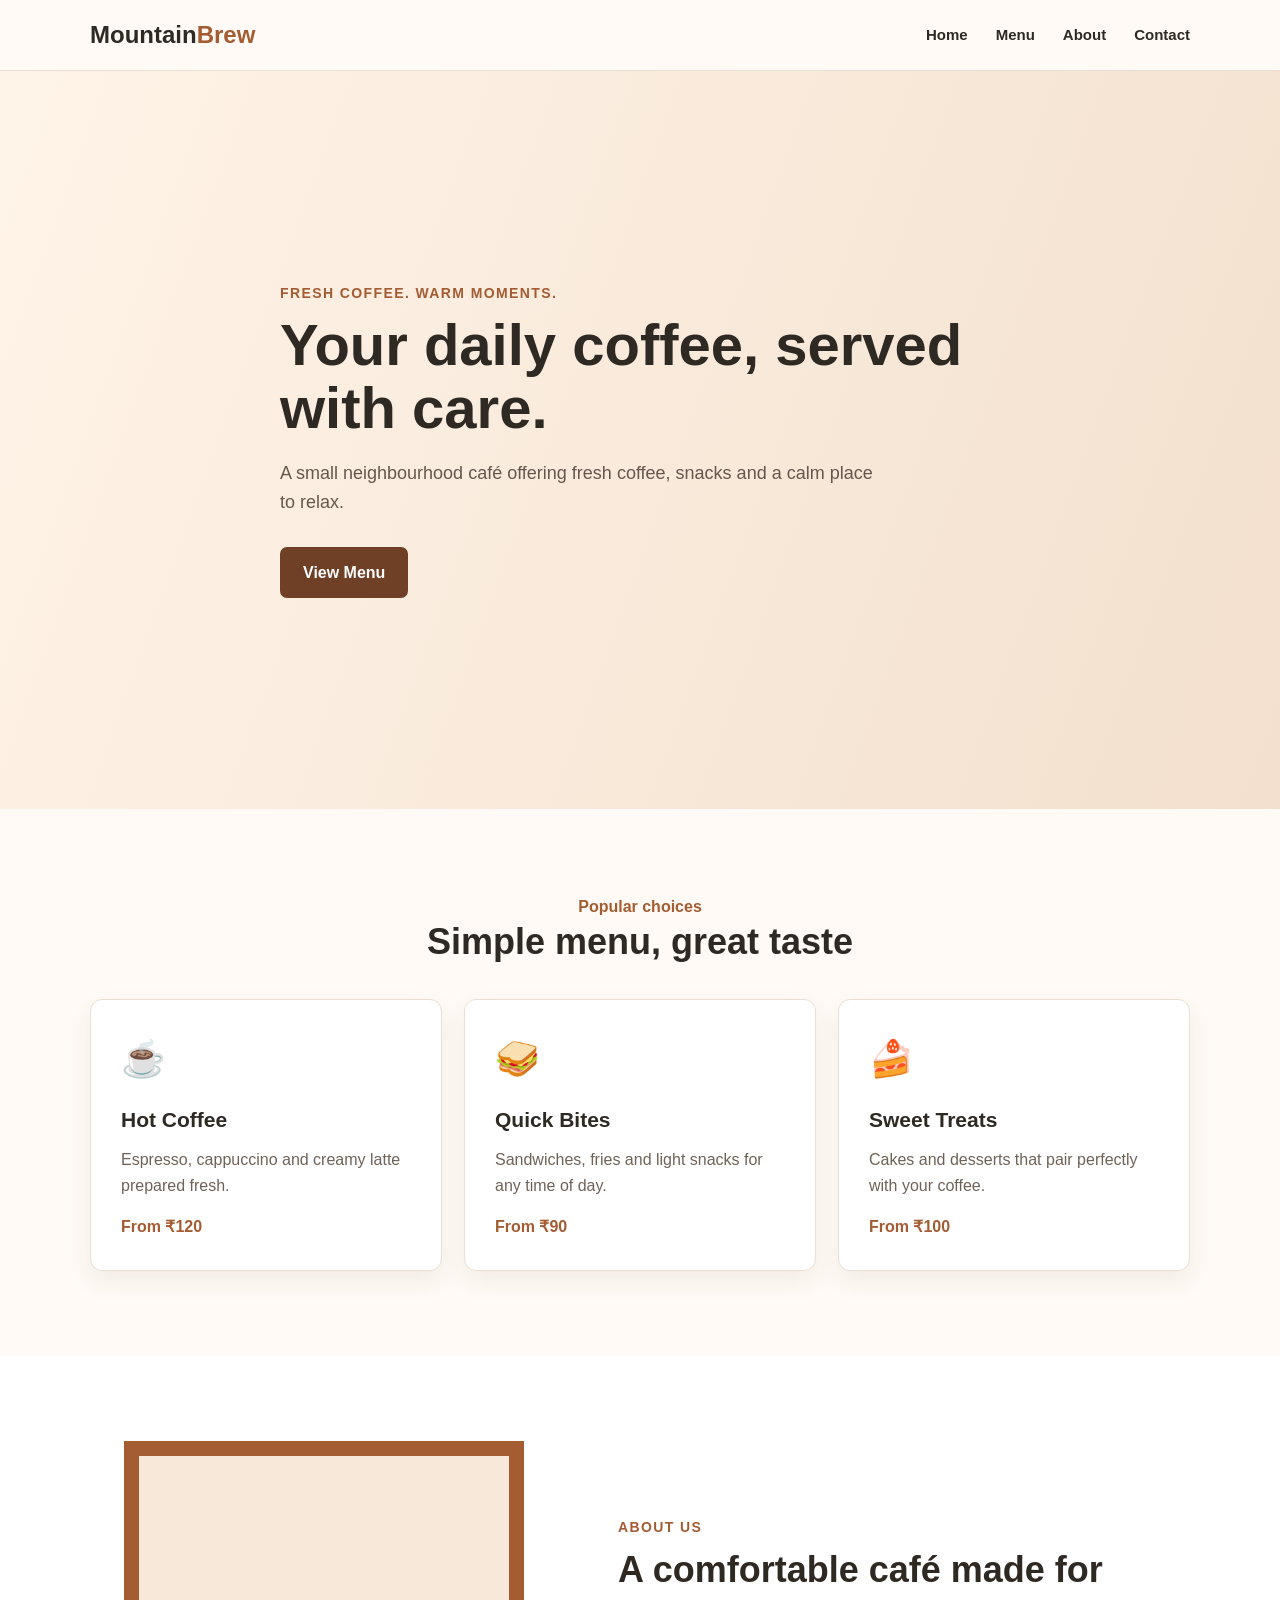
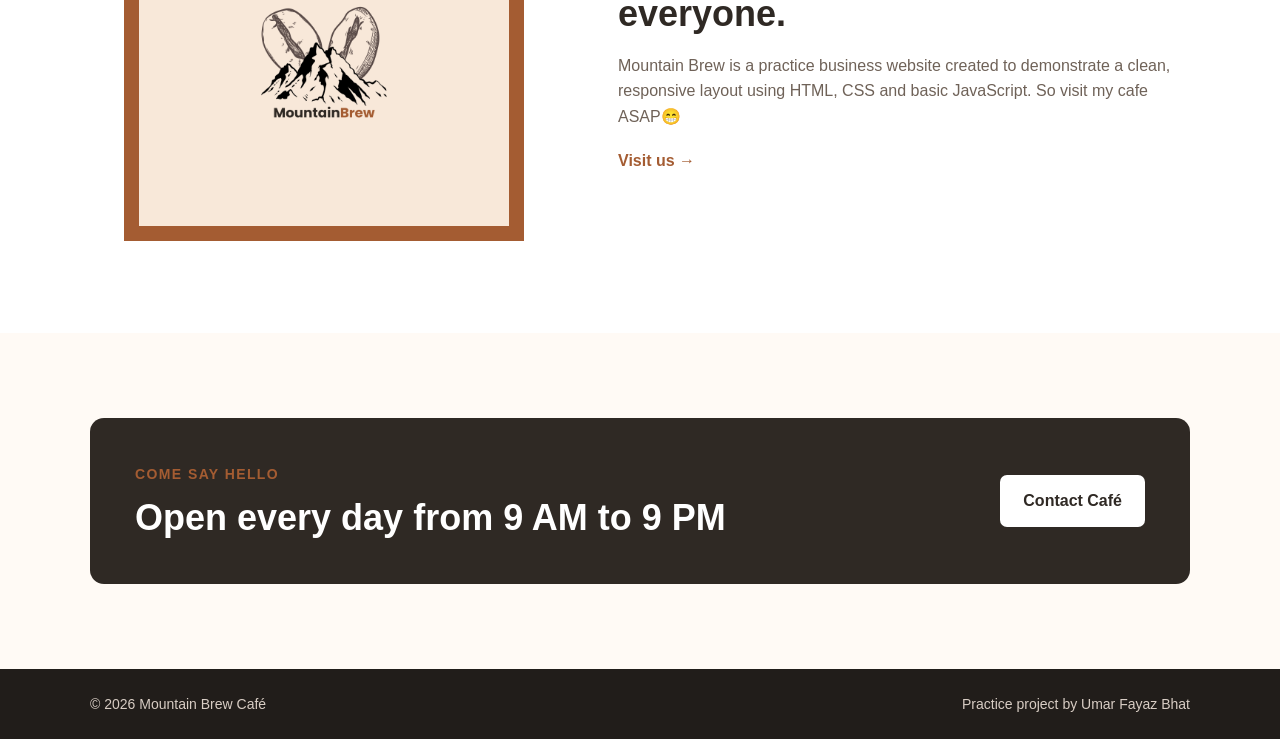
<file: Cafe.html>
<!DOCTYPE html>
<html lang="en">
<head>
  <meta charset="UTF-8">
  <meta name="viewport" content="width=device-width, initial-scale=1.0">
  <title>Mountain Brew Café</title>
  <link rel="stylesheet" href="cafe.css">
</head>
<body>
  <header>
    <nav class="container">
      <a href="#" class="logo">Mountain<span>Brew</span></a>

      <button class="menu-btn" id="menuBtn" aria-label="Open menu">☰</button>

      <ul class="nav-links" id="navLinks">
        <li><a href="#home">Home</a></li>
        <li><a href="#menu">Menu</a></li>
        <li><a href="#about">About</a></li>
        <li><a href="#contact">Contact</a></li>
      </ul>
    </nav>
  </header>

  <main>
    <section class="hero" id="home">
      <div class="container hero-content">
        <p class="eyebrow">Fresh coffee. Warm moments.</p>
        <h1>Your daily coffee, served with care.</h1>
        <p class="hero-text">
          A small neighbourhood café offering fresh coffee, snacks and a calm place to relax.
        </p>
        <a href="#menu" class="btn">View Menu</a>
      </div>
    </section>

    <section id="menu" class="section">
      <div class="container">
        <div class="section-heading">
          <p>Popular choices</p>
          <h2>Simple menu, great taste</h2>
        </div>

        <div class="cards">
          <article class="card">
            <div class="icon">☕</div>
            <h3>Hot Coffee</h3>
            <p>Espresso, cappuccino and creamy latte prepared fresh.</p>
            <strong>From ₹120</strong>
          </article>

          <article class="card">
            <div class="icon">🥪</div>
            <h3>Quick Bites</h3>
            <p>Sandwiches, fries and light snacks for any time of day.</p>
            <strong>From ₹90</strong>
          </article>

          <article class="card">
            <div class="icon">🍰</div>
            <h3>Sweet Treats</h3>
            <p>Cakes and desserts that pair perfectly with your coffee.</p>
            <strong>From ₹100</strong>
          </article>
        </div>
      </div>
    </section>

    <section id="about" class="about section">
      <div class="container about-grid">
        <div class="about-visual">
          <span><img src="Coffee Shop.png" alt="MountainBrew Logo"></span>
        </div>

        <div>
          <p class="eyebrow">About us</p>
          <h2>A comfortable café made for everyone.</h2>
          <p>
            Mountain Brew is a practice business website created to demonstrate a clean,
            responsive layout using HTML, CSS and basic JavaScript. So visit my cafe ASAP😁
          </p>
          <a href="#contact" class="text-link">Visit us →</a>
        </div>
      </div>
    </section>

    <section id="contact" class="contact section">
      <div class="container contact-box">
        <div>
          <p class="eyebrow">Come say hello</p>
          <h2>Open every day from 9 AM to 9 PM</h2>
        </div>
        <a href="mailto:hello@example.com" class="btn light-btn">Contact Café</a>
      </div>
    </section>
  </main>

  <footer>
    <div class="container footer-content">
      <p>© <span id="year"></span> Mountain Brew Café</p>
      <p>Practice project by Umar Fayaz Bhat</p>
    </div>
  </footer>

  <script src="cafe.js"></script>
</body>
</html>
</file>
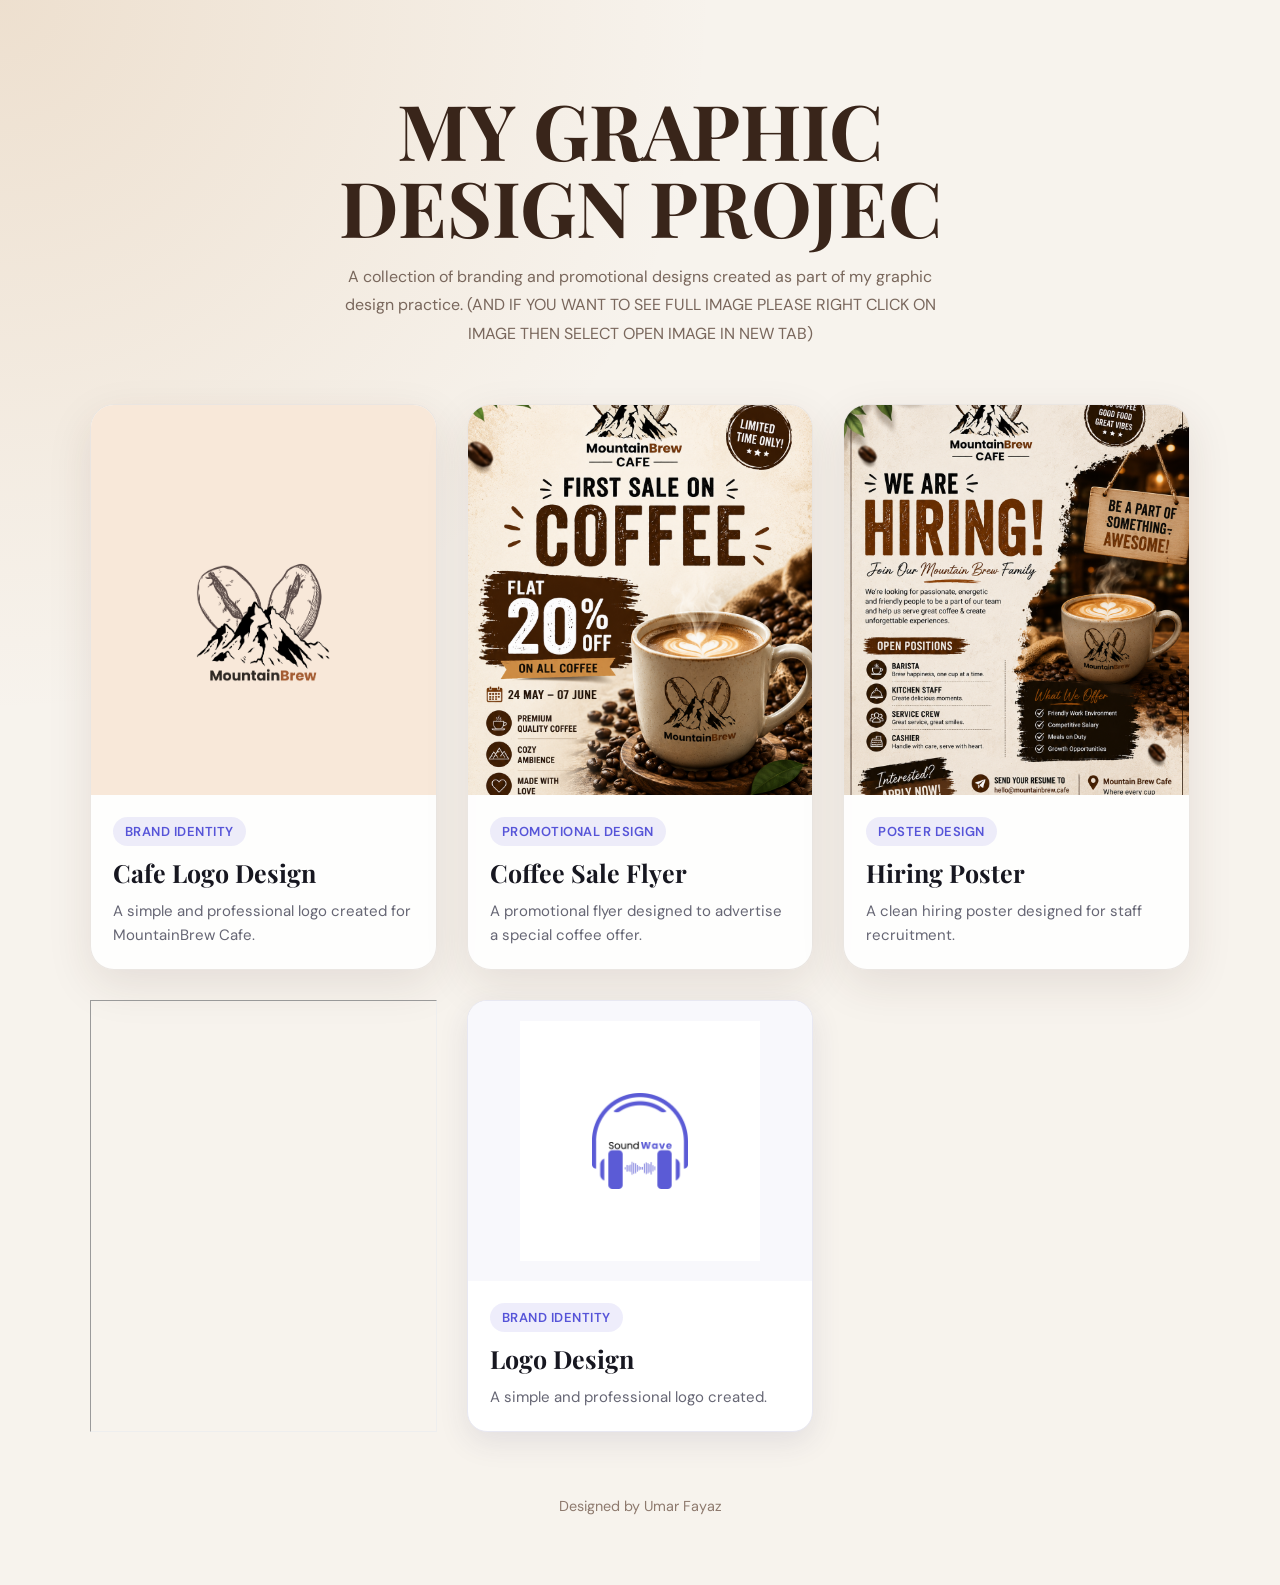
<file: designing.html>
<!DOCTYPE html>
<html lang="en">
<head>
    <meta charset="UTF-8">
    <meta name="viewport" content="width=device-width, initial-scale=1.0">

    <title>Graphic Designs</title>

    <link rel="stylesheet" href="designing.css">
</head>

<body>

    <header class="hero">
        <p class="small-title"></p>
        <h1>MY GRAPHIC DESIGN PROJEC</h1>
        <p class="description">
            A collection of branding and promotional designs created as part
            of my graphic design practice. (AND IF YOU WANT TO SEE FULL IMAGE PLEASE 
            RIGHT CLICK ON IMAGE THEN SELECT OPEN IMAGE IN NEW TAB) 
        </p>
    </header>

    <main class="design-gallery">

        <article class="design-card">
            <div class="image-container">
                <img src="Coffee Shop.png" alt="MountainBrew Cafe Logo">
            </div>

            <div class="card-content">
                <span>Brand Identity</span>
                <h2>Cafe Logo Design</h2>
                <p>A simple and professional logo created for MountainBrew Cafe.</p>
            </div>
        </article>

        <article class="design-card">
            <div class="image-container">
                <img src="Sale Flyer.png" alt="MountainBrew Cafe Sale Flyer">
            </div>

            <div class="card-content">
                <span>Promotional Design</span>
                <h2>Coffee Sale Flyer</h2>
                <p>A promotional flyer designed to advertise a special coffee offer.</p>
            </div>
        </article>

        <article class="design-card">
            <div class="image-container">
                <img src="Hiring Poster.png" alt="MountainBrew Cafe Hiring Poster">
            </div>

            <div class="card-content">
                <span>Poster Design</span>
                <h2>Hiring Poster</h2>
                <p>A clean hiring poster designed for staff recruitment.</p>
            </div>
        </article> 
        <hr>
        <article class="card-design">
            <div class="container">
                <img src="Sound.png" alt="Soundwave Logo">
            </div>

            <div class="card-content">
                <span>Brand Identity</span>
                <h2>Logo Design</h2>
                <p>A simple and professional logo created.</p>
            </div>
        </article> 
        
    </main>

    <footer>
        <p>Designed by Umar Fayaz</p>
    </footer>

</body>
</html>
</file>
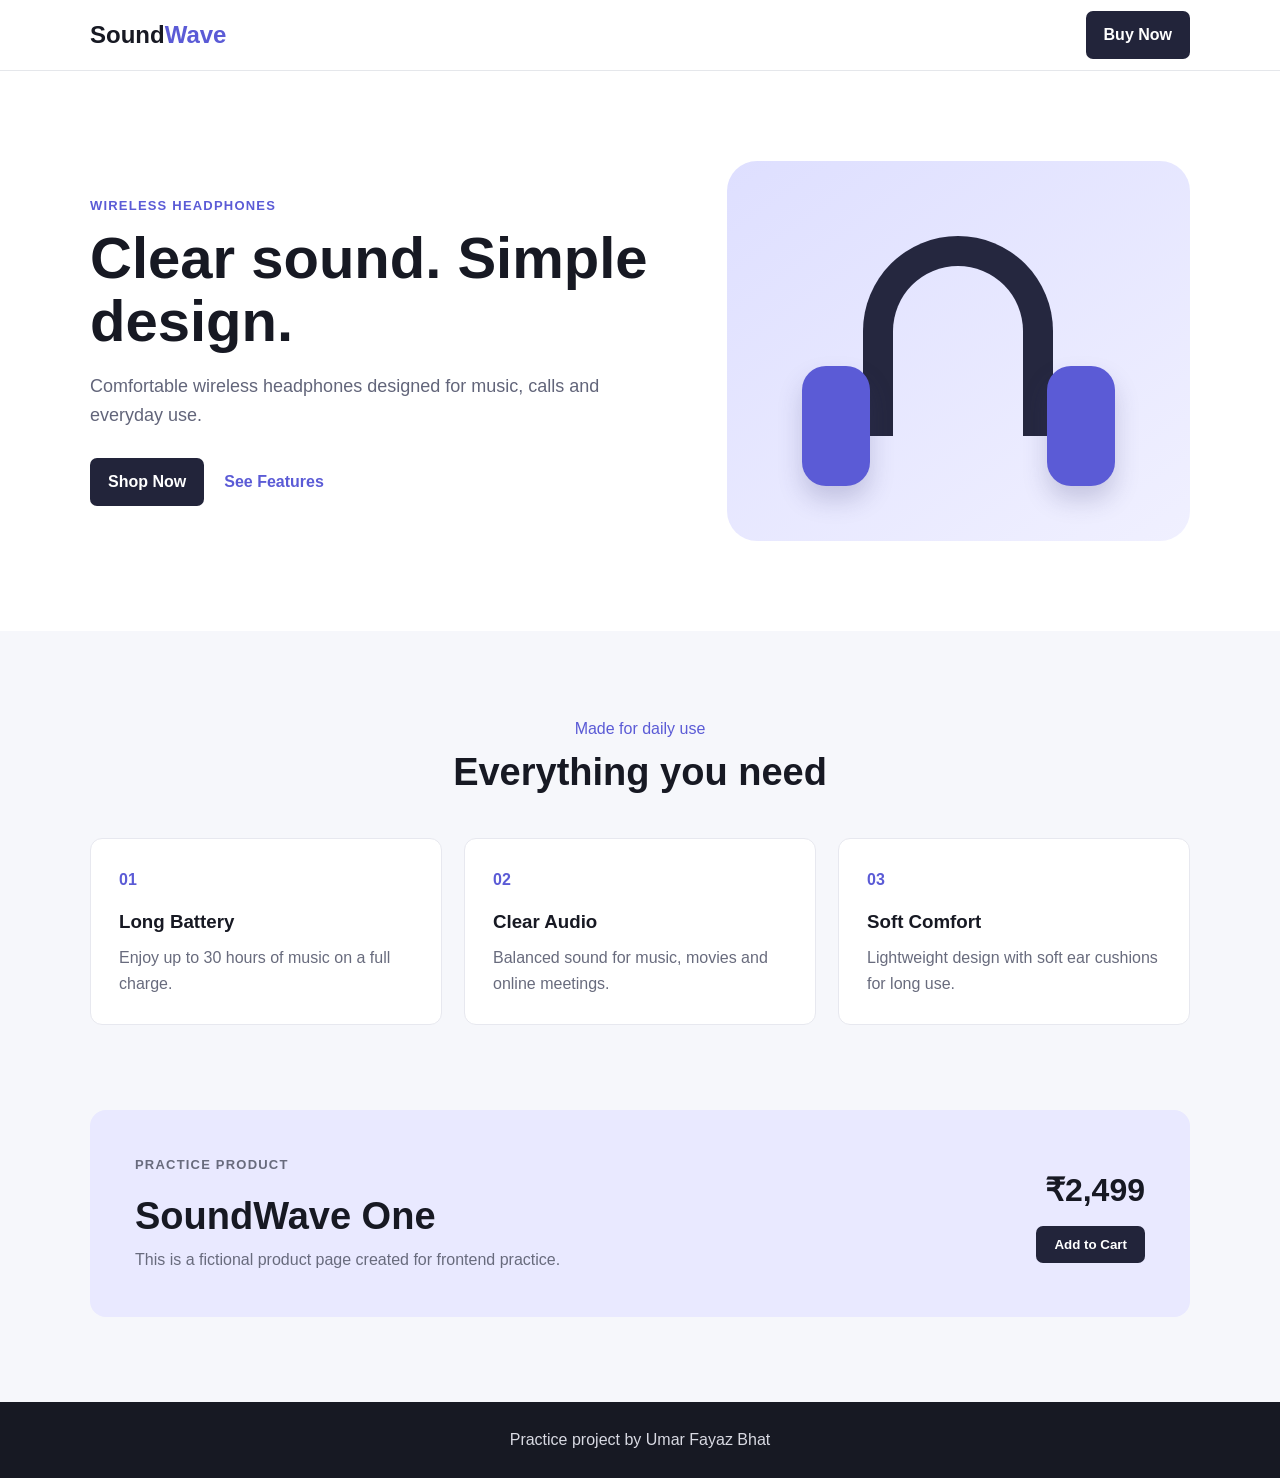
<file: headphone.html>
<!DOCTYPE html>
<html lang="en">
<head>
  <meta charset="UTF-8">
  <meta name="viewport" content="width=device-width, initial-scale=1.0">
  <title>SoundWave Headphones</title>
  <link rel="stylesheet" href="headphone.css">
</head>
<body>
  <header>
    <nav class="container">
      <a href="#" class="logo">Sound<span>Wave</span></a>
      <a href="#buy" class="nav-button">Buy Now</a>
    </nav>
  </header>

  <main>
    <section class="hero">
      <div class="container hero-grid">
        <div>
          <p class="tag">Wireless Headphones</p>
          <h1>Clear sound. Simple design.</h1>
          <p class="description">
            Comfortable wireless headphones designed for music, calls and everyday use.
          </p>
          <div class="actions">
            <a href="#buy" class="button">Shop Now</a>
            <a href="#features" class="secondary-link">See Features</a>
          </div>
        </div>

        <div class="product-shape" aria-label="Headphone illustration">
          <div class="headband"></div>
          <div class="ear left"></div>
          <div class="ear right"></div>
        </div>
      </div>
    </section>

    <section id="features" class="features">
      <div class="container">
        <div class="section-heading">
          <p>Made for daily use</p>
          <h2>Everything you need</h2>
        </div>

        <div class="feature-grid">
          <article>
            <span>01</span>
            <h3>Long Battery</h3>
            <p>Enjoy up to 30 hours of music on a full charge.</p>
          </article>

          <article>
            <span>02</span>
            <h3>Clear Audio</h3>
            <p>Balanced sound for music, movies and online meetings.</p>
          </article>

          <article>
            <span>03</span>
            <h3>Soft Comfort</h3>
            <p>Lightweight design with soft ear cushions for long use.</p>
          </article>
        </div>
      </div>
    </section>

    <section id="buy" class="buy-section">
      <div class="container buy-box">
        <div>
          <p class="tag">Practice product</p>
          <h2>SoundWave One</h2>
          <p>This is a fictional product page created for frontend practice.</p>
        </div>
        <div class="price">
          <strong>₹2,499</strong>
          <button id="buyButton">Add to Cart</button>
        </div>
      </div>
    </section>
  </main>

  <div class="message" id="message">Product added to cart!</div>

  <footer>
    <div class="container">
      <p>Practice project by Umar Fayaz Bhat</p>
    </div>
  </footer>

  <script src="headphone.js"></script>
</body>
</html>
</file>
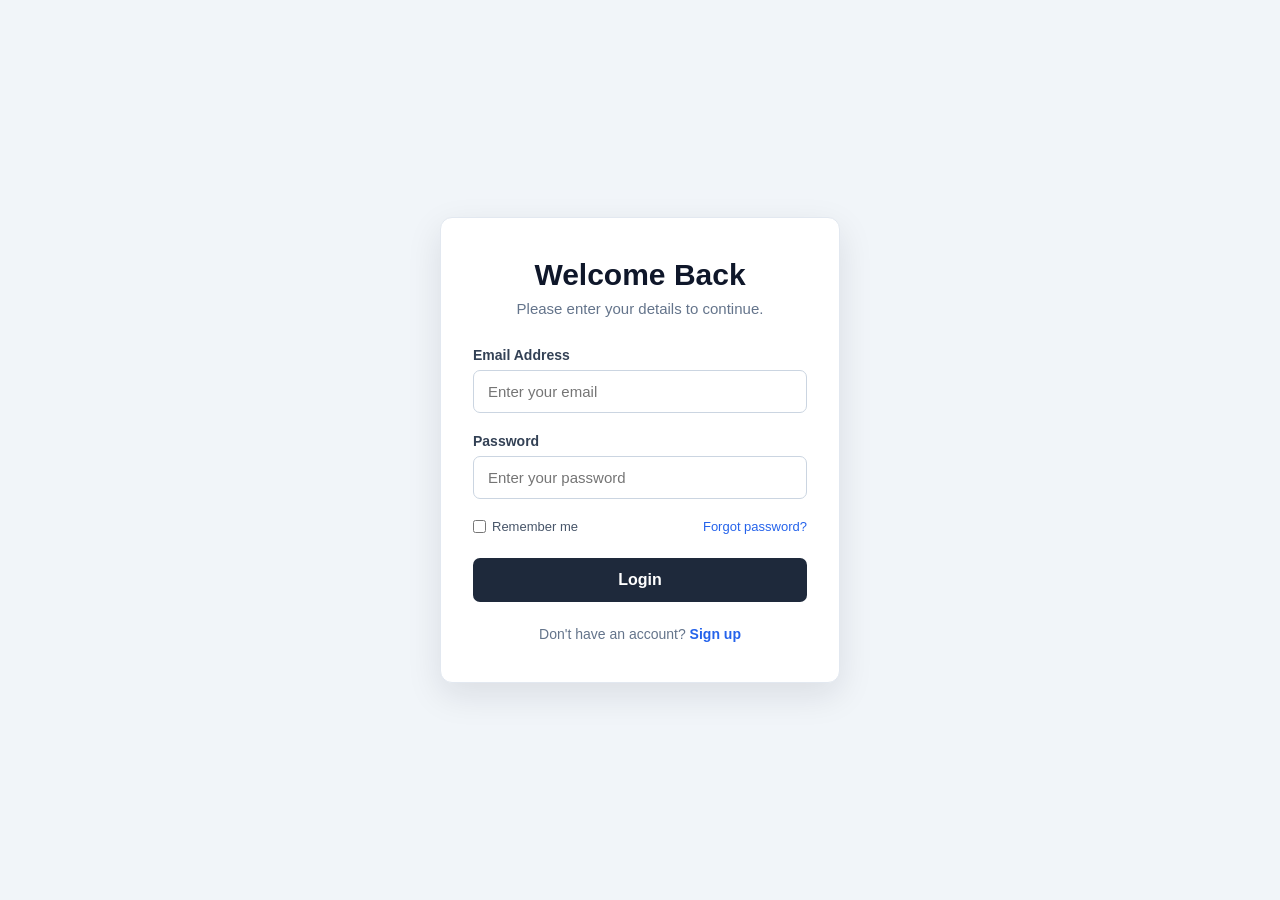
<file: Login.html>
<!DOCTYPE html>
<html lang="en">
<head>
  <meta charset="UTF-8">
  <meta name="viewport" content="width=device-width, initial-scale=1.0">

  <title>Login Page</title>

  <link rel="stylesheet" href="login.css">
</head>

<body>

  <div class="login-container">

    <div class="login-box">

      <h1>Welcome Back</h1>

      <p class="login-text">
        Please enter your details to continue.
      </p>

      <form>

        <div class="input-group">
          <label for="email">Email Address</label>

          <input
            type="email"
            id="email"
            placeholder="Enter your email"
            required
          >
        </div>

        <div class="input-group">
          <label for="password">Password</label>

          <input
            type="password"
            id="password"
            placeholder="Enter your password"
            required
          >
        </div>

        <div class="login-options">

          <label class="remember">
            <input type="checkbox">
            Remember me
          </label>

          <a href="#">Forgot password?</a>

        </div>

        <button type="submit" class="login-button">
          Login
        </button>

      </form>

      <p class="signup-text">
        Don't have an account?
        <a href="#">Sign up</a>
      </p>

    </div>

  </div>

</body>
</html>
</file>
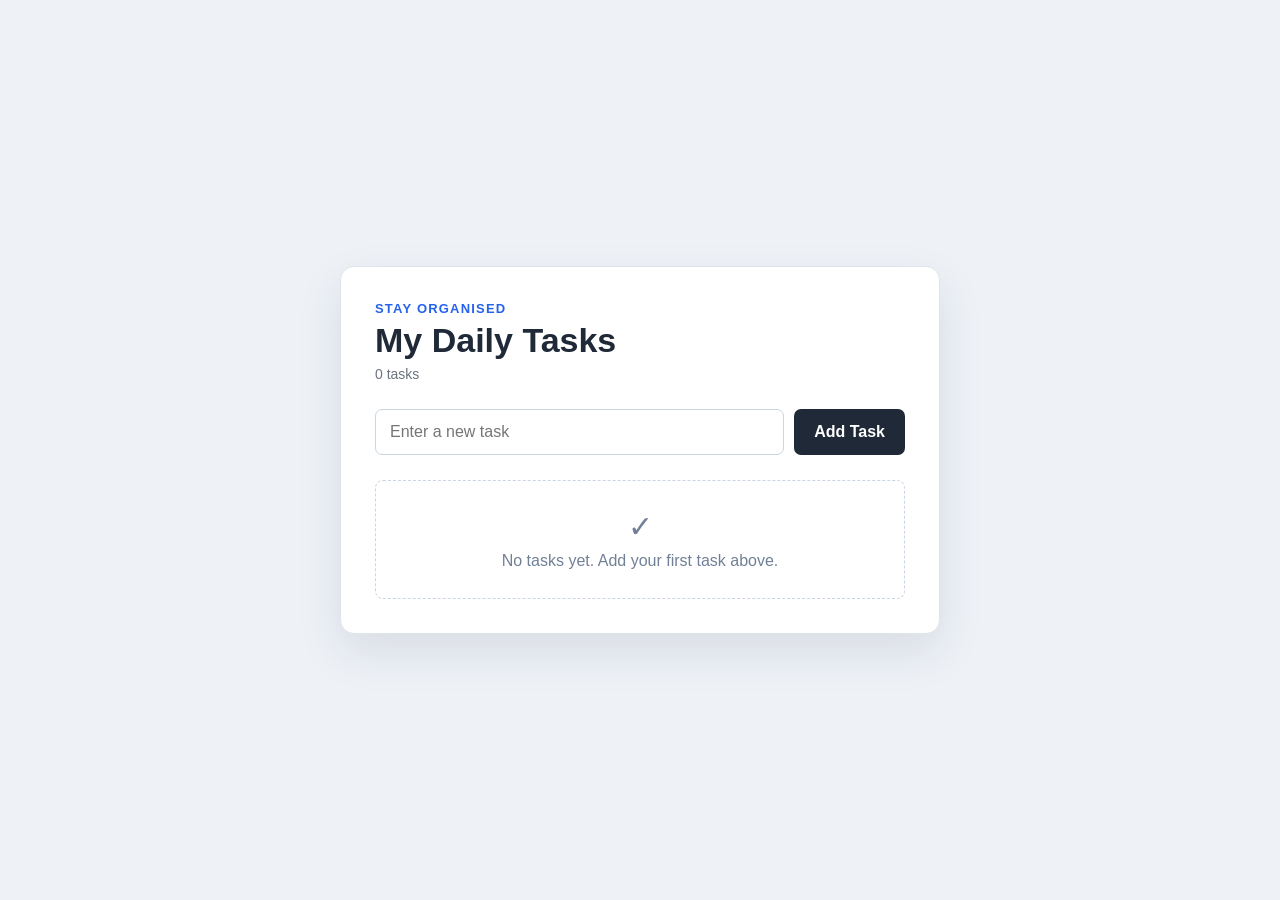
<file: taskmngr.html>
<!DOCTYPE html>
<html lang="en">
<head>
  <meta charset="UTF-8">
  <meta name="viewport" content="width=device-width, initial-scale=1.0">
  <title>Daily Task Manager</title>
  <link rel="stylesheet" href="taskmngr.css">
</head>
<body>
  <main class="app">
    <section class="task-card">
      <div class="heading">
        <p>Stay organised</p>
        <h1>My Daily Tasks</h1>
        <span id="taskCount">0 tasks</span>
      </div>

      <form id="taskForm">
        <input
          type="text"
          id="taskInput"
          placeholder="Enter a new task"
          maxlength="60"
          required
        >
        <button type="submit">Add Task</button>
      </form>

      <ul id="taskList"></ul>

      <div class="empty-state" id="emptyState">
        <div>✓</div>
        <p>No tasks yet. Add your first task above.</p>
      </div>
    </section>
  </main>

  <script src="taskmngr.js"></script>
</body>
</html>
</file>
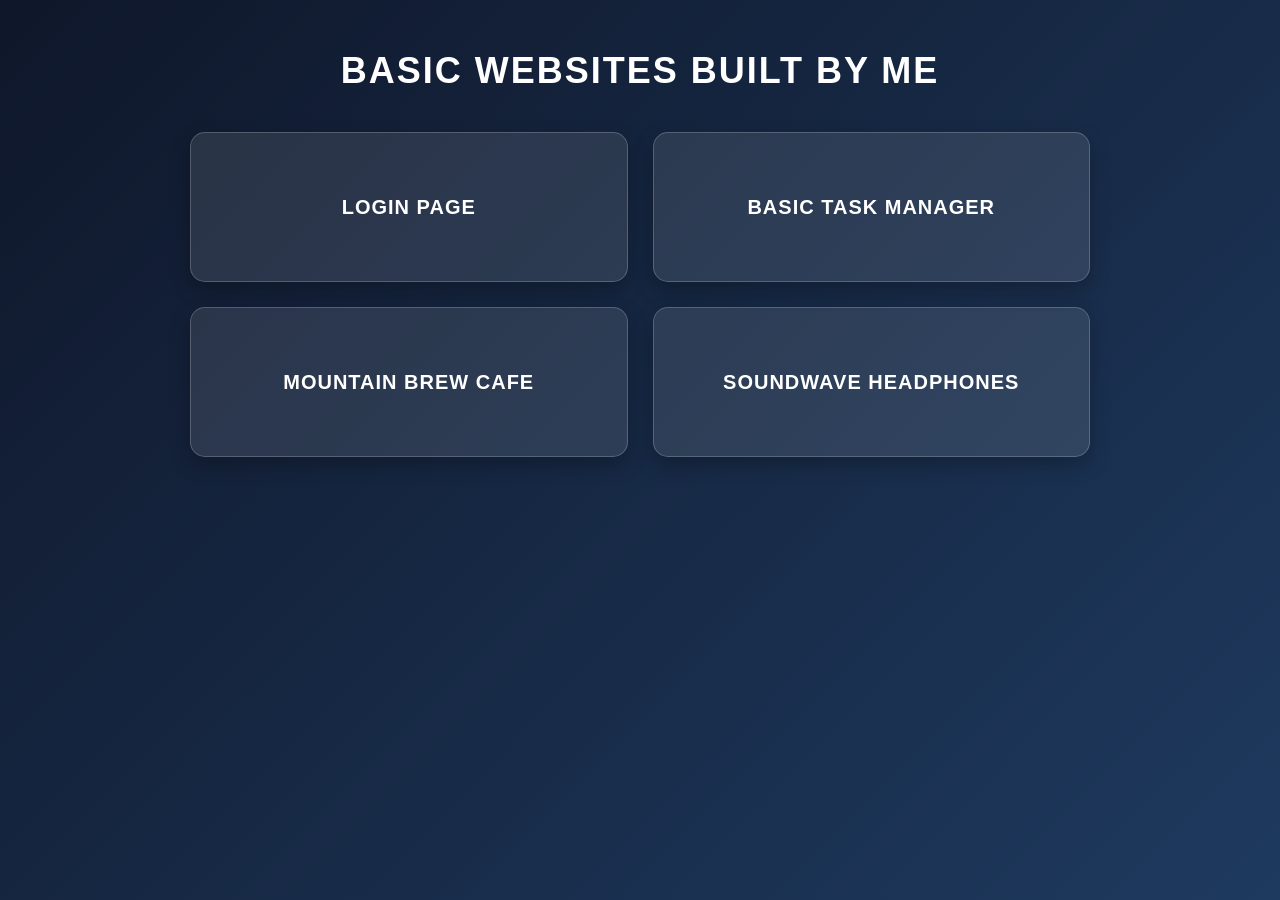
<file: Websites.html>
<!DOCTYPE html>
<html lang="en">
<head>
    <meta charset="UTF-8">
    <meta name="viewport" content="width=device-width, initial-scale=1.0">
    <title>Project websites</title>
    <link rel="stylesheet" href="websites.css">
</head>
<body>
    <h1>BASIC WEBSITES BUILT BY ME</h1>
    <div class="project-list">
        <li><a href="Login.html">LOGIN PAGE</a></li>
        <li><a href="taskmngr.html">BASIC TASK MANAGER</a></li>
        <li><a href="Cafe.html">MOUNTAIN BREW CAFE</a></li>
        <li><a href="headphone.html">SOUNDWAVE HEADPHONES</a></li>
    </div>
</body>
</html>
</file>
<file: cafe.css>
* {
  margin: 0;
  padding: 0;
  box-sizing: border-box;
}

html {
  scroll-behavior: smooth;
}

body {
  font-family: Arial, Helvetica, sans-serif;
  color: #2f2924;
  background: oklab(98.75699999999999% 0.00323 0.00777);
  line-height: 1.6;
}

a {
  text-decoration: none;
  color: inherit;
}

ul {
  list-style: none;
}

.container {
  width: 90%;
  max-width: 1100px;
  margin: auto;
}

header {
  position: sticky;
  top: 0;
  z-index: 1000;
  background: rgba(255, 250, 245, 0.95);
  border-bottom: 1px solid #eadfd4;
}

nav {
  min-height: 70px;
  display: flex;
  align-items: center;
  justify-content: space-between;
}

.logo {
  font-size: 24px;
  font-weight: 800;
}

.logo span {
  color: #a45c32;
}

.nav-links {
  display: flex;
  gap: 28px;
}

.nav-links a {
  font-weight: 600;
  font-size: 15px;
}

.nav-links a:hover {
  color: #a45c32;
}

.menu-btn {
  display: none;
  border: none;
  background: transparent;
  font-size: 28px;
  cursor: pointer;
}

.hero {
  min-height: 82vh;
  display: flex;
  align-items: center;
  background: linear-gradient(110deg, #fff4e8, #f3e0ce);
}

.hero-content {
  max-width: 720px;
}

.eyebrow {
  margin-bottom: 10px;
  color: #a45c32;
  font-size: 14px;
  font-weight: 800;
  text-transform: uppercase;
  letter-spacing: 1.4px;
}

.hero h1 {
  max-width: 700px;
  font-size: 58px;
  line-height: 1.08;
}

.hero-text {
  max-width: 600px;
  margin: 20px 0 30px;
  color: #65574d;
  font-size: 18px;
}

.btn {
  display: inline-block;
  padding: 13px 23px;
  border-radius: 7px;
  background: #6f3f26;
  color: white;
  font-weight: 700;
  transition: 0.3s;
}

.btn:hover {
  background: #4f2c1a;
  transform: translateY(-2px);
}

.section {
  padding: 85px 0;
}

.section-heading {
  margin-bottom: 36px;
  text-align: center;
}

.section-heading p {
  color: #a45c32;
  font-weight: 700;
}

.section-heading h2,
.about h2,
.contact h2 {
  font-size: 36px;
  line-height: 1.2;
}

.cards {
  display: grid;
  grid-template-columns: repeat(3, 1fr);
  gap: 22px;
}

.card {
  padding: 30px;
  background: white;
  border: 1px solid #eadfd4;
  border-radius: 12px;
  box-shadow: 0 10px 25px rgba(80, 50, 30, 0.07);
}

.card .icon {
  margin-bottom: 16px;
  font-size: 36px;
}

.card h3 {
  margin-bottom: 10px;
  font-size: 21px;
}

.card p {
  margin-bottom: 16px;
  color: #6f6258;
}

.card strong {
  color: #a45c32;
}

.about {
  background: white;
}

.about-grid {
  display: grid;
  grid-template-columns: 0.9fr 1.1fr;
  align-items: center;
  gap: 60px;
}

.about-visual {
  min-height: 330px;
  display: flex;
  align-items: center;
  justify-content: center;
   border-radius: 60px;
  background: white;
}

.about-visual img {
  width: 400px;
  border: 15px solid #a45c32;

}

.about p:not(.eyebrow) {
  margin: 18px 0;
  color: #6f6258;
}

.text-link {
  color: #a45c32;
  font-weight: 700;
}

.contact-box {
  padding: 45px;
  display: flex;
  align-items: center;
  justify-content: space-between;
  gap: 30px;
  background: #2f2924;
  color: white;
  border-radius: 14px;
}

.light-btn {
  background: white;
  color: #2f2924;
  white-space: nowrap;
}

footer {
  padding: 24px 0;
  background: #211d1a;
  color: #d8cdc4;
}

.footer-content {
  display: flex;
  justify-content: space-between;
  gap: 20px;
  font-size: 14px;
}

@media (max-width: 760px) {
  .menu-btn {
    display: block;
  }

  .nav-links {
    display: none;
    width: 100%;
    padding: 20px 5%;
    position: absolute;
    top: 70px;
    left: 0;
    flex-direction: column;
    background: #fffaf5;
    border-bottom: 1px solid #eadfd4;
  }

  .nav-links.active {
    display: flex;
  }

  .hero h1 {
    font-size: 42px;
  }

  .cards,
  .about-grid {
    grid-template-columns: 1fr;
  }

  .contact-box,
  .footer-content {
    flex-direction: column;
    align-items: flex-start;
  }

  .section {
    padding: 65px 0;
  }
}
</file>
<file: designing.css>
/* Google Font */
@import url("https://fonts.googleapis.com/css2?family=DM+Sans:wght@400;500;600;700&family=Playfair+Display:wght@700&display=swap");

/* Reset */

* {
    margin: 0;
    padding: 0;
    box-sizing: border-box;
}

body {
    min-height: 100vh;
    font-family: "DM Sans", sans-serif;
    background:
        radial-gradient(circle at top left, rgba(194, 135, 69, 0.18), transparent 35%),
        #f7f3ed;
    color: #2f2119;
    padding: 70px 7%;
}

/* Header */

.hero {
    max-width: 750px;
    margin: 0 auto 55px;
    text-align: center;
}

.small-title {
    display: inline-block;
    margin-bottom: 14px;
    color: #a4672c;
    font-size: 0.78rem;
    font-weight: 700;
    letter-spacing: 3px;
}

.hero h1 {
    margin-bottom: 18px;
    font-family: "Playfair Display", serif;
    font-size: clamp(2.7rem, 6vw, 5rem);
    line-height: 1;
    color: #39251a;
}

.description {
    max-width: 620px;
    margin: auto;
    color: #79675c;
    font-size: 1rem;
    line-height: 1.8;
}

/* Gallery */

.design-gallery {
    width: 100%;
    max-width: 1250px;
    margin: auto;
    display: grid;
    grid-template-columns: repeat(3, 1fr);
    gap: 30px;
}

/* Cards */

.design-card {
    overflow: hidden;
    background-color: rgba(255, 255, 255, 0.86);
    border: 1px solid rgba(91, 59, 39, 0.12);
    border-radius: 24px;
    box-shadow: 0 15px 45px rgba(67, 42, 27, 0.1);
    transition: transform 0.4s ease, box-shadow 0.4s ease;
}

.design-card:hover {
    transform: translateY(-12px);
    box-shadow: 0 24px 55px rgba(67, 42, 27, 0.18);
}

/* Image section */

.image-container {
    height: 390px;
    overflow: hidden;
    background-color: #e9dfd3;
}

.image-container img {
    width: 100%;
    height: 100%;
    display: block;
    object-fit: cover;
    transition: transform 0.6s ease;
}

.design-card:hover img {
    transform: scale(1.06);
}

/* Card text */

.card-content {
    padding: 25px;
}

.card-content span {
    display: inline-block;
    margin-bottom: 10px;
    color: #b57539;
    font-size: 0.73rem;
    font-weight: 700;
    letter-spacing: 1.4px;
    text-transform: uppercase;
}

.card-content h2 {
    margin-bottom: 10px;
    font-family: "Playfair Display", serif;
    font-size: 1.65rem;
    color: #3b291f;
}

.card-content p {
    color: #7c6a5f;
    font-size: 0.92rem;
    line-height: 1.7;
}
/* For Sound wave */
.card-design {
    width: 100%;
    max-width: 380px;
    background: #ffffff;
    border: 1px solid #e8e8f2;
    border-radius: 20px;
    overflow: hidden;
    box-shadow: 0 10px 30px rgba(50, 50, 100, 0.1);
    transition: transform 0.3s ease, box-shadow 0.3s ease;
    cursor: pointer;
}

.card-design:hover {
    transform: translateY(-8px);
    box-shadow: 0 18px 40px rgba(86, 84, 216, 0.2);
}

.card-design .container {
    height: 280px;
    padding: 20px;
    background: #f8f8fc;
    display: flex;
    align-items: center;
    justify-content: center;
    overflow: hidden;
}

.card-design .container img {
    width: 100%;
    height: 100%;
    object-fit: contain;
    transition: transform 0.4s ease;
}

.card-design:hover .container img {
    transform: scale(1.06);
}

.card-content {
    padding: 22px;
}

.card-content span {
    display: inline-block;
    margin-bottom: 10px;
    padding: 6px 12px;
    background: rgba(86, 84, 216, 0.1);
    color: #5654d8;
    border-radius: 20px;
    font-size: 13px;
    font-weight: 600;
    letter-spacing: 0.5px;
}

.card-content h2 {
    margin: 0 0 10px;
    color: #171720;
    font-size: 25px;
    font-weight: 700;
}

.card-content p {
    margin: 0;
    color: #666674;
    font-size: 15px;
    line-height: 1.6;
}

@media (max-width: 480px) {
    .card-design {
        max-width: 100%;
    }

    .card-design .container {
        height: 230px;
    }

    .card-content h2 {
        font-size: 22px;
    }
}
/* Footer */

footer {
    margin-top: 65px;
    text-align: center;
    color: #8d796d;
    font-size: 0.9rem;
}

/* Tablet */

@media (max-width: 950px) {
    .design-gallery {
        grid-template-columns: repeat(2, 1fr);
    }
}

/* Mobile */

@media (max-width: 650px) {
    body {
        padding: 50px 20px;
    }

    .hero {
        margin-bottom: 35px;
    }

    .design-gallery {
        grid-template-columns: 1fr;
    }

    .image-container {
        height: auto;
    }

    .image-container img {
        height: auto;
        object-fit: contain;
    }

    .card-content {
        padding: 22px;
    }
}
</file>
<file: headphone.css>
* {
  margin: 0;
  padding: 0;
  box-sizing: border-box;
}

html {
  scroll-behavior: smooth;
}

body {
  font-family: Arial, Helvetica, sans-serif;
  background: #f6f7fb;
  color: #171923;
  line-height: 1.6;
}

a {
  color: inherit;
  text-decoration: none;
}

.container {
  width: 90%;
  max-width: 1100px;
  margin: auto;
}

header {
  background: white;
  border-bottom: 1px solid #e5e7eb;
}

nav {
  min-height: 70px;
  display: flex;
  align-items: center;
  justify-content: space-between;
}

.logo {
  font-size: 24px;
  font-weight: 800;
}

.logo span,
.tag,
.section-heading p {
  color: #5b5bd6;
}

.nav-button,
.button,
.price button {
  padding: 11px 18px;
  border: none;
  border-radius: 7px;
  background: #22243a;
  color: white;
  font-weight: 700;
  cursor: pointer;
}

.hero {
  padding: 90px 0;
  background: white;
}

.hero-grid {
  display: grid;
  grid-template-columns: 1.1fr 0.9fr;
  align-items: center;
  gap: 70px;
}

.tag {
  margin-bottom: 10px;
  font-weight: 800;
  text-transform: uppercase;
  letter-spacing: 1.2px;
  font-size: 13px;
}

h1 {
  max-width: 620px;
  font-size: 58px;
  line-height: 1.08;
}

.description {
  max-width: 560px;
  margin: 20px 0 28px;
  color: #62657a;
  font-size: 18px;
}

.actions {
  display: flex;
  align-items: center;
  gap: 20px;
}

.button {
  display: inline-block;
}

.secondary-link {
  font-weight: 700;
  color: #5b5bd6;
}

.product-shape {
  height: 380px;
  position: relative;
  border-radius: 30px;
  background: linear-gradient(145deg, #dedfff, #f0f0ff);
}

.headband {
  width: 190px;
  height: 200px;
  position: absolute;
  top: 75px;
  left: 50%;
  transform: translateX(-50%);
  border: 30px solid #25273f;
  border-bottom: none;
  border-radius: 100px 100px 0 0;
}

.ear {
  width: 68px;
  height: 120px;
  position: absolute;
  top: 205px;
  border-radius: 24px;
  background: #5b5bd6;
  box-shadow: 0 14px 25px rgba(57, 57, 120, 0.22);
}

.ear.left {
  left: 75px;
}

.ear.right {
  right: 75px;
}

.features {
  padding: 85px 0;
}

.section-heading {
  margin-bottom: 36px;
  text-align: center;
}

.section-heading h2,
.buy-box h2 {
  font-size: 38px;
}

.feature-grid {
  display: grid;
  grid-template-columns: repeat(3, 1fr);
  gap: 22px;
}

.feature-grid article {
  padding: 28px;
  background: white;
  border: 1px solid #e7e8ef;
  border-radius: 12px;
}

.feature-grid span {
  color: #5b5bd6;
  font-weight: 800;
}

.feature-grid h3 {
  margin: 14px 0 8px;
}

.feature-grid p,
.buy-box p {
  color: #686b7d;
}

.buy-section {
  padding: 0 0 85px;
}

.buy-box {
  padding: 45px;
  display: flex;
  justify-content: space-between;
  align-items: center;
  gap: 30px;
  border-radius: 16px;
  background: #e9e9ff;
}

.price {
  text-align: right;
}

.price strong {
  display: block;
  margin-bottom: 10px;
  font-size: 32px;
}

.message {
  padding: 12px 18px;
  position: fixed;
  right: 20px;
  bottom: 20px;
  background: #22243a;
  color: white;
  border-radius: 7px;
  opacity: 0;
  transform: translateY(15px);
  transition: 0.3s;
}

.message.show {
  opacity: 1;
  transform: translateY(0);
}

footer {
  padding: 25px 0;
  background: #171923;
  color: #d8d9e2;
  text-align: center;
}

@media (max-width: 760px) {
  .hero-grid,
  .feature-grid {
    grid-template-columns: 1fr;
  }

  h1 {
    font-size: 42px;
  }

  .product-shape {
    height: 330px;
  }

  .buy-box {
    flex-direction: column;
    align-items: flex-start;
  }

  .price {
    text-align: left;
  }
}
</file>
<file: login.css>
/* Remove default spacing */

* {
  margin: 0;
  padding: 0;
  box-sizing: border-box;
}


/* Page styling */

body {
  font-family: Arial, Helvetica, sans-serif;
  background-color: #f1f5f9;
  color: #1e293b;
}


/* Main container */

.login-container {
  min-height: 100vh;
  display: flex;
  align-items: center;
  justify-content: center;
  padding: 20px;
}


/* Login card */

.login-box {
  width: 100%;
  max-width: 400px;
  padding: 40px 32px;
  background-color: #ffffff;
  border: 1px solid #e2e8f0;
  border-radius: 12px;
  box-shadow: 0 12px 35px rgba(15, 23, 42, 0.1);
}


/* Heading */

.login-box h1 {
  margin-bottom: 8px;
  color: #0f172a;
  font-size: 30px;
  text-align: center;
}


/* Small introduction text */

.login-text {
  margin-bottom: 30px;
  color: #64748b;
  font-size: 15px;
  text-align: center;
}


/* Input section */

.input-group {
  margin-bottom: 20px;
}

.input-group label {
  display: block;
  margin-bottom: 7px;
  color: #334155;
  font-size: 14px;
  font-weight: bold;
}

.input-group input {
  width: 100%;
  padding: 12px 14px;
  border: 1px solid #cbd5e1;
  border-radius: 7px;
  outline: none;
  font-size: 15px;
}

.input-group input:focus {
  border-color: #2563eb;
}


/* Remember and forgot password */

.login-options {
  margin-bottom: 24px;
  display: flex;
  align-items: center;
  justify-content: space-between;
  gap: 15px;
  font-size: 13px;
}

.remember {
  display: flex;
  align-items: center;
  gap: 6px;
  color: #475569;
}

.login-options a {
  color: #2563eb;
  text-decoration: none;
}

.login-options a:hover {
  text-decoration: underline;
}


/* Login button */

.login-button {
  width: 100%;
  padding: 13px;
  background-color: #1e293b;
  border: none;
  border-radius: 7px;
  color: #ffffff;
  font-size: 16px;
  font-weight: bold;
  cursor: pointer;
  transition: 0.3s;
}

.login-button:hover {
  background-color: #0f172a;
}


/* Sign-up text */

.signup-text {
  margin-top: 24px;
  color: #64748b;
  font-size: 14px;
  text-align: center;
}

.signup-text a {
  color: #2563eb;
  font-weight: bold;
  text-decoration: none;
}

.signup-text a:hover {
  text-decoration: underline;
}


/* Mobile styling */

@media screen and (max-width: 450px) {
  .login-box {
    padding: 32px 22px;
  }

  .login-options {
    align-items: flex-start;
    flex-direction: column;
  }
}
</file>
<file: taskmngr.css>
* {
  margin: 0;
  padding: 0;
  box-sizing: border-box;
}

body {
  min-height: 100vh;
  font-family: Arial, Helvetica, sans-serif;
  background: #eef2f7;
  color: #1f2937;
}

button,
input {
  font: inherit;
}

.app {
  min-height: 100vh;
  padding: 30px 18px;
  display: flex;
  align-items: center;
  justify-content: center;
}

.task-card {
  width: 100%;
  max-width: 600px;
  padding: 34px;
  background: white;
  border: 1px solid #dfe5ec;
  border-radius: 14px;
  box-shadow: 0 18px 45px rgba(31, 41, 55, 0.1);
}

.heading {
  margin-bottom: 26px;
}

.heading p {
  color: #2563eb;
  font-size: 13px;
  font-weight: 800;
  text-transform: uppercase;
  letter-spacing: 1.2px;
}

.heading h1 {
  margin: 5px 0;
  font-size: 34px;
}

.heading span {
  color: #6b7280;
  font-size: 14px;
}

form {
  display: flex;
  gap: 10px;
}

form input {
  flex: 1;
  padding: 13px 14px;
  border: 1px solid #cbd5e1;
  border-radius: 7px;
  outline: none;
}

form input:focus {
  border-color: #2563eb;
}

form button {
  padding: 13px 20px;
  border: none;
  border-radius: 7px;
  background: #1f2937;
  color: white;
  font-weight: 700;
  cursor: pointer;
}

#taskList {
  margin-top: 25px;
  list-style: none;
}

.task-item {
  margin-bottom: 10px;
  padding: 14px;
  display: flex;
  align-items: center;
  gap: 12px;
  border: 1px solid #e2e8f0;
  border-radius: 8px;
  background: #f8fafc;
}

.task-item p {
  flex: 1;
  word-break: break-word;
}

.task-item.completed p {
  color: #94a3b8;
  text-decoration: line-through;
}

.complete-btn,
.delete-btn {
  width: 34px;
  height: 34px;
  border: none;
  border-radius: 6px;
  cursor: pointer;
}

.complete-btn {
  background: #dcfce7;
  color: #166534;
}

.delete-btn {
  background: #fee2e2;
  color: #991b1b;
}

.empty-state {
  margin-top: 25px;
  padding: 28px 15px;
  text-align: center;
  color: #718096;
  border: 1px dashed #cbd5e1;
  border-radius: 8px;
}

.empty-state div {
  margin-bottom: 8px;
  font-size: 30px;
}

.empty-state.hidden {
  display: none;
}

@media (max-width: 520px) {
  .task-card {
    padding: 25px 18px;
  }

  form {
    flex-direction: column;
  }

  form button {
    width: 100%;
  }

  .heading h1 {
    font-size: 29px;
  }
}
</file>
<file: websites.css>
/* Basic reset */
* {
    margin: 0;
    padding: 0;
    box-sizing: border-box;
}

body {
    min-height: 100vh;
    padding: 50px 20px;
    font-family: Arial, Helvetica, sans-serif;
    background: linear-gradient(135deg, #0f172a, #1e3a5f);
    color: white;
}

/* Main heading */
h1 {
    margin-bottom: 40px;
    text-align: center;
    font-size: 36px;
    letter-spacing: 2px;
    color: #ffffff;
}

/* Project container */
.project-list {
    display: grid;
    grid-template-columns: repeat(2, 1fr);
    gap: 25px;
    max-width: 900px;
    margin: auto;
}

/* Project cards */
.project-list li {
    list-style: none;
}

/* Project links */
.project-list a {
    display: flex;
    align-items: center;
    justify-content: center;
    min-height: 150px;
    padding: 20px;
    border: 1px solid rgba(255, 255, 255, 0.2);
    border-radius: 15px;
    background: rgba(255, 255, 255, 0.1);
    color: #ffffff;
    text-align: center;
    text-decoration: none;
    font-size: 20px;
    font-weight: bold;
    letter-spacing: 1px;
    box-shadow: 0 8px 20px rgba(0, 0, 0, 0.25);
    transition: transform 0.3s ease,
                background-color 0.3s ease,
                box-shadow 0.3s ease;
}

/* Hover effect */
.project-list a:hover {
    transform: translateY(-8px);
    background-color: #2563eb;
    box-shadow: 0 15px 30px rgba(37, 99, 235, 0.4);
}

/* Click effect */
.project-list a:active {
    transform: scale(0.97);
}

/* Tablet and mobile */
@media (max-width: 700px) {
    body {
        padding: 35px 15px;
    }

    h1 {
        font-size: 28px;
        line-height: 1.4;
    }

    .project-list {
        grid-template-columns: 1fr;
    }

    .project-list a {
        min-height: 110px;
        font-size: 18px;
    }
}
</file>
